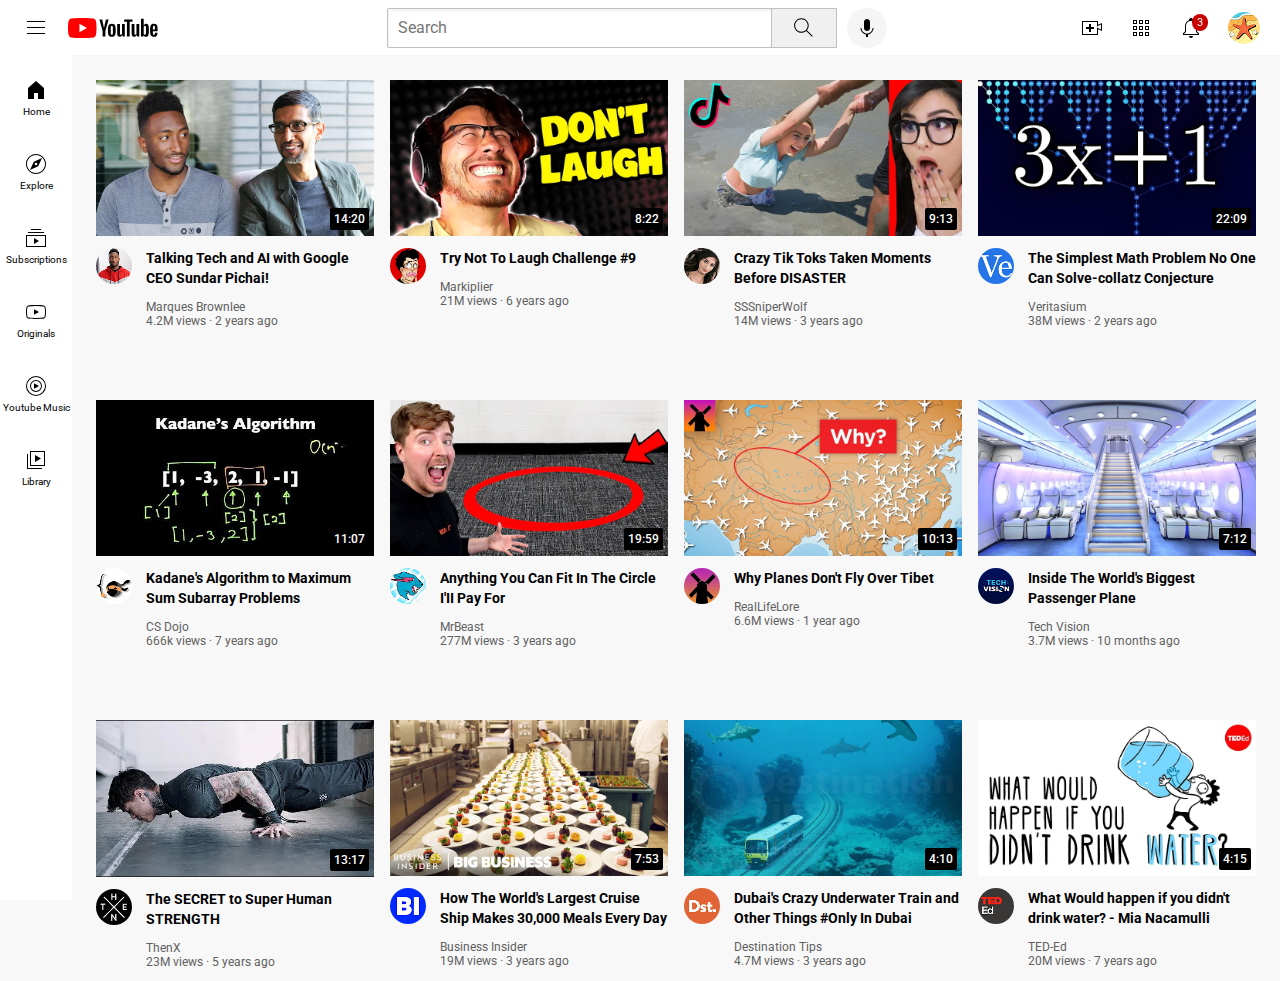
<file: index.html>
<!DOCTYPE html>
<html>
    <head>
        <title>
            Youtube.com Clone
        </title>
        <link rel="preconnect" href="https://fonts.googleapis.com">
        <link rel="stylesheet" href="yt-styles/general.css">
        <link rel="stylesheet" href="yt-styles/header.css">
        <link rel="stylesheet" href="yt-styles/vid.css">
        <link rel="stylesheet" href="yt-styles/sidebar.css">
        <link rel="preconnect" href="https://fonts.gstatic.com" crossorigin>
        <link href="https://fonts.googleapis.com/css2?family=Roboto:wght@400;500;700&display=swap" rel="stylesheet">

    </head>
    <body > <!--comments-->
        <header class="header">
            <div class="left-section">
                <img class="hamburger-menu" src="icons/hamburger-menu.svg">
                <img class="youtube-logo" src="icons/youtube-logo.svg">
            </div>
            <div class="middle-section">
                <input class= "search-bar" type="text" placeholder="Search">
                <button class="search">
                    <img class="search-icon" src="icons/search.svg">
                    <div class="tooltip">Search</div>
                </button>
                <button class="voice-search-icon">
                    <img class="voice-icon" src="icons/voice-search-icon.svg">
                    <div class="tooltip">Your Voice</div>
                </button>
            </div>
            <div class="right-section">
                <div class="upload-item-container">
                    <img class="upload-icon" src="icons/upload.svg">
                    <div class="tooltip">Create</div>
                </div>
                <div class="yt-icon-container">
                    <img class="yt-icon" src="icons/youtube-apps.svg">
                    <div class="tooltip">Youtube App</div>
                </div>
                <div class="notfi-icons-container">
                    <img class="notif-icon" src="icons/notifications.svg">
                    <div class="notif-count">3</div>
                    <div class="tooltip">Notification</div>
                </div>
                <img class="channel-icon" src="icons/my-channel.jpeg">
            </div>         
        </header>

        <nav class="sidebar">
            <div class="sidebar-link">
                <img src="sidebar-icons/home.svg">
                <div>Home</div>
            </div>
            <div class="sidebar-link">
                <img src="sidebar-icons/explore.svg">
                <div>Explore</div>
            </div>
            <div class="sidebar-link">
                <img src="sidebar-icons/subscriptions.svg">
                <div>Subscriptions</div>
            </div>
            <div class="sidebar-link">
                <img src="sidebar-icons/originals.svg">
                <div>Originals</div>
            </div>
            <div class="sidebar-link">
                <img src="sidebar-icons/youtube-music.svg">
                <div>Youtube Music</div>
            </div>
            <div class="sidebar-link">
                <img src="sidebar-icons/library.svg">
                <div>Library</div>
            </div>
        </nav>

        <main>
            <section class="vid-grid">
                <div class="vid-preview">
                    <div class="thumbnail-row">
                        <img class= "thumbnail" src="thumbnail/thumbnail-1.webp">
                        <div class="vid-time">14:20</div>
                    </div>
                    <div class="vid-info-grid">
                        <div class="channel-picks">
                            <img class ="profile-pick" src="channel-pick/channel-1.jpeg">
                        </div>
                        <div class="vid-info">
                            <p class = "vid-title">
                                Talking Tech and AI with Google CEO Sundar Pichai!
                            </p>
                            <p class="vid-maker">
                                Marques Brownlee 
                            </p>
                            <p class="vid-stats">
                                4.2M views · 2 years ago
                            </p>
                        </div>
                    </div>
                </div>
                <div class="vid-preview">
                    
                    <div class="thumbnail-row">
                        <img class= "thumbnail" src="thumbnail/thumbnail-2.webp">
                        <div class="vid-time">8:22</div>
                    </div>
                    <div class="vid-info-grid">
                        <div class="channel-picks">
                            <img class ="profile-pick" src="channel-pick/channel-2.jpeg">
                        </div>
                        <div class="vid-info">
                            <p class = "vid-title">
                                Try Not To Laugh Challenge #9
                            </p>
                            <p class="vid-maker">
                                Markiplier
                            </p>
                            <p class="vid-stats">
                                21M views · 6 years ago
                            </p>
                        </div>
                    </div>
                </div>
                <div class="vid-preview">
                    
                    <div class="thumbnail-row">
                        <img class= "thumbnail" src="thumbnail/thumbnail-3.webp">
                        <div class="vid-time">9:13</div>
                    </div>
                    <div class="vid-info-grid">
                        <div class="channel-picks">
                            <img class ="profile-pick" src="channel-pick/channel-3.jpeg">
                        </div>
                        <div class="vid-info">
                            <p class = "vid-title">
                                Crazy Tik Toks Taken Moments Before DISASTER
                            </p>
                            <p class="vid-maker">
                                SSSniperWolf 
                            </p>
                            <p class="vid-stats">
                                14M views · 3 years ago
                            </p>
                        </div>
                    </div>
                </div>
                <div class="vid-preview">
                    
                    <div class="thumbnail-row">
                        <img class= "thumbnail" src="thumbnail/thumbnail-4.webp">
                        <div class="vid-time">22:09</div>
                    </div>
                    <div class="vid-info-grid">
                        <div class="channel-picks">
                            <img class ="profile-pick" src="channel-pick/channel-4.jpeg">
                        </div>
                        <div class="vid-info">
                            <p class = "vid-title">
                                The Simplest Math Problem No One Can Solve-collatz Conjecture
                            </p>
                            <p class="vid-maker">
                                Veritasium
                            </p>
                            <p class="vid-stats">
                                38M views · 2 years ago
                            </p>
                        </div>
                    </div>
                </div>
                <div class="vid-preview">
                    
                    <div class="thumbnail-row">
                        <img class= "thumbnail" src="thumbnail/thumbnail-5.webp">
                        <div class="vid-time">11:07</div>
                    </div>
                    <div class="vid-info-grid">
                        <div class="channel-picks">
                            <img class ="profile-pick" src="channel-pick/channel-5.jpeg">
                        </div>
                        <div class="vid-info">
                            <p class = "vid-title">
                                Kadane's Algorithm to Maximum Sum Subarray Problems
                            </p>
                            <p class="vid-maker">
                                CS Dojo
                            </p>
                            <p class="vid-stats">
                                666k views · 7 years ago
                            </p>
                        </div>
                    </div>
                </div>
                <div class="vid-preview">
                    
                    <div class="thumbnail-row">
                        <img class= "thumbnail" src="thumbnail/thumbnail-6.webp">
                        <div class="vid-time">19:59</div>
                    </div>
                    <div class="vid-info-grid">
                        <div class="channel-picks">
                            <img class ="profile-pick" src="channel-pick/channel-6.jpeg">
                        </div>
                        <div class="vid-info">
                            <p class = "vid-title">
                                Anything You Can Fit In The Circle I'II Pay For
                            </p>
                            <p class="vid-maker">
                                MrBeast
                            </p>
                            <p class="vid-stats">
                                277M views · 3 years ago
                            </p>
                        </div>
                    </div>
                </div>
                <div class="vid-preview">
                    <div class="thumbnail-row">
                        <img class= "thumbnail" src="thumbnail/thumbnail-7.webp">
                        <div class="vid-time">10:13</div>
                    </div>
                    <div class="vid-info-grid">
                        <div class="channel-picks">
                            <img class ="profile-pick" src="channel-pick/channel-7.jpeg">
                        </div>
                        <div class="vid-info">
                            <p class = "vid-title">
                                Why Planes Don't Fly Over Tibet
                            </p>
                            <p class="vid-maker">
                                RealLifeLore
                            </p>
                            <p class="vid-stats">
                                6.6M views · 1 year ago
                            </p>
                        </div>
                    </div>
                </div>
                <div class="vid-preview">
                    <div class="thumbnail-row">
                        <img class= "thumbnail" src="thumbnail/thumbnail-8.webp">
                        <div class="vid-time">7:12</div>
                    </div>
                    <div class="vid-info-grid">
                        <div class="channel-picks">
                            <img class ="profile-pick" src="channel-pick/channel-8.jpeg">
                        </div>
                        <div class="vid-info">
                            <p class = "vid-title">
                                Inside The World's Biggest Passenger Plane
                            </p>
                            <p class="vid-maker">
                                Tech Vision 
                            </p>
                            <p class="vid-stats">
                                3.7M views · 10 months ago
                            </p>
                        </div>
                    </div>
                </div>
                <div class="vid-preview">
                    <div class="thumbnail-row">
                        <img class= "thumbnail" src="thumbnail/thumbnail-9.webp">
                        <div class="vid-time">13:17</div>
                    </div>
                    <div class="vid-info-grid">
                        <div class="channel-picks">
                            <img class ="profile-pick" src="channel-pick/channel-9.jpeg">
                        </div>
                        <div class="vid-info">
                            <p class = "vid-title">
                                The SECRET to Super Human STRENGTH
                            </p>
                            <p class="vid-maker">
                                ThenX
                            </p>
                            <p class="vid-stats">
                                23M views · 5 years ago
                            </p>
                        </div>
                    </div>
                </div>
                <div class="vid-preview">
                    <div class="thumbnail-row">
                        <img class= "thumbnail" src="thumbnail/thumbnail-10.webp">
                        <div class="vid-time">7:53</div>
                    </div>
                    <div class="vid-info-grid">
                        <div class="channel-picks">
                            <img class ="profile-pick" src="channel-pick/channel-10.jpeg">
                        </div>
                        <div class="vid-info">
                            <p class = "vid-title">
                                How The World's Largest Cruise Ship Makes 30,000 Meals Every Day
                            </p>
                            <p class="vid-maker">
                                Business Insider
                            </p>
                            <p class="vid-stats">
                                19M views · 3 years ago
                            </p>
                        </div>
                    </div>
                </div>
                <div class="vid-preview">
                    <div class="thumbnail-row">
                        <img class= "thumbnail" src="thumbnail/thumbnail-11.webp">
                        <div class="vid-time">4:10</div>
                    </div>
                    <div class="vid-info-grid">
                        <div class="channel-picks">
                            <img class ="profile-pick" src="channel-pick/channel-11.jpeg">
                        </div>
                        <div class="vid-info">
                            <p class = "vid-title">
                                Dubai's Crazy Underwater Train and Other Things #Only In Dubai
                            </p>
                            <p class="vid-maker">
                                Destination Tips
                            </p>
                            <p class="vid-stats">
                                4.7M views · 3 years ago
                            </p>
                        </div>
                    </div>
                </div>
                <div class="vid-preview">
                    <div class="thumbnail-row">
                        <img class= "thumbnail" src="thumbnail/thumbnail-12.webp">
                        <div class="vid-time">4:15</div>
                    </div>
                    <div class="vid-info-grid">
                        <div class="channel-picks">
                            <img class ="profile-pick" src="channel-pick/channel-12.jpeg">
                        </div>
                        <div class="vid-info">
                            <p class = "vid-title">
                                What Would happen if you didn't drink water? - Mia Nacamulli
                            </p>
                            <p class="vid-maker">
                                TED-Ed
                            </p>
                            <p class="vid-stats">
                                20M views · 7 years ago
                            </p>
                        </div>
                    </div>
                </div>
            </section> 
        </main>
        
    </body>
</html>
</file>
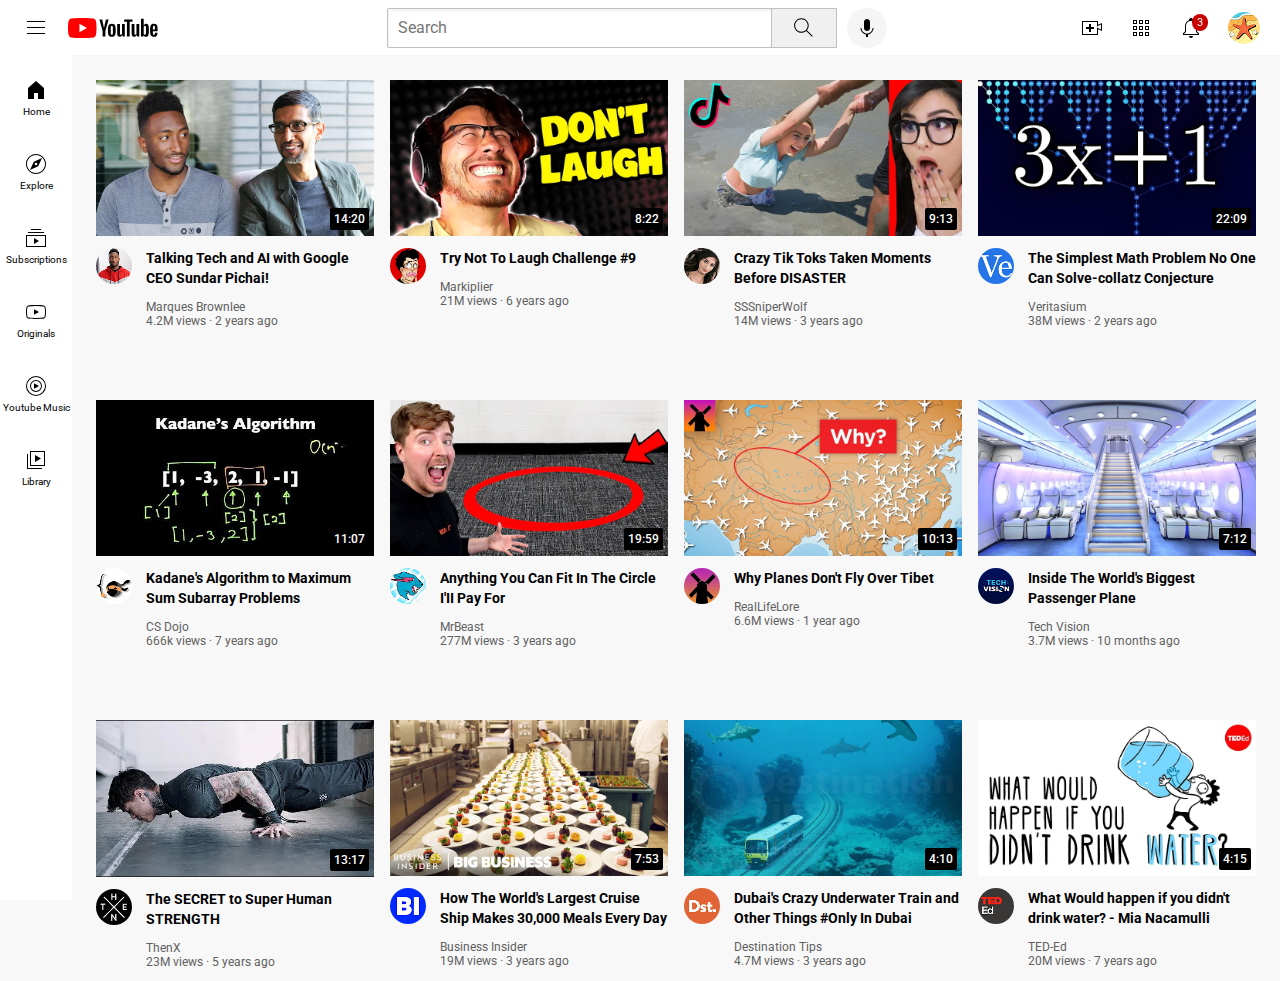
<file: youtube.html>
<!DOCTYPE html>
<html>
    <head>
        <title>
            Youtube.com Clone
        </title>
        <link rel="preconnect" href="https://fonts.googleapis.com">
        <link rel="stylesheet" href="yt-styles/general.css">
        <link rel="stylesheet" href="yt-styles/header.css">
        <link rel="stylesheet" href="yt-styles/vid.css">
        <link rel="stylesheet" href="yt-styles/sidebar.css">
        <link rel="preconnect" href="https://fonts.gstatic.com" crossorigin>
        <link href="https://fonts.googleapis.com/css2?family=Roboto:wght@400;500;700&display=swap" rel="stylesheet">

    </head>
    <body > <!--comments-->
        <header class="header">
            <div class="left-section">
                <img class="hamburger-menu" src="icons/hamburger-menu.svg">
                <img class="youtube-logo" src="icons/youtube-logo.svg">
            </div>
            <div class="middle-section">
                <input class= "search-bar" type="text" placeholder="Search">
                <button class="search">
                    <img class="search-icon" src="icons/search.svg">
                    <div class="tooltip">Search</div>
                </button>
                <button class="voice-search-icon">
                    <img class="voice-icon" src="icons/voice-search-icon.svg">
                    <div class="tooltip">Your Voice</div>
                </button>
            </div>
            <div class="right-section">
                <div class="upload-item-container">
                    <img class="upload-icon" src="icons/upload.svg">
                    <div class="tooltip">Create</div>
                </div>
                <div class="yt-icon-container">
                    <img class="yt-icon" src="icons/youtube-apps.svg">
                    <div class="tooltip">Youtube App</div>
                </div>
                <div class="notfi-icons-container">
                    <img class="notif-icon" src="icons/notifications.svg">
                    <div class="notif-count">3</div>
                    <div class="tooltip">Notification</div>
                </div>
                <img class="channel-icon" src="icons/my-channel.jpeg">
            </div>         
        </header>

        <nav class="sidebar">
            <div class="sidebar-link">
                <img src="sidebar-icons/home.svg">
                <div>Home</div>
            </div>
            <div class="sidebar-link">
                <img src="sidebar-icons/explore.svg">
                <div>Explore</div>
            </div>
            <div class="sidebar-link">
                <img src="sidebar-icons/subscriptions.svg">
                <div>Subscriptions</div>
            </div>
            <div class="sidebar-link">
                <img src="sidebar-icons/originals.svg">
                <div>Originals</div>
            </div>
            <div class="sidebar-link">
                <img src="sidebar-icons/youtube-music.svg">
                <div>Youtube Music</div>
            </div>
            <div class="sidebar-link">
                <img src="sidebar-icons/library.svg">
                <div>Library</div>
            </div>
        </nav>

        <main>
            <section class="vid-grid">
                <div class="vid-preview">
                    <div class="thumbnail-row">
                        <img class= "thumbnail" src="thumbnail/thumbnail-1.webp">
                        <div class="vid-time">14:20</div>
                    </div>
                    <div class="vid-info-grid">
                        <div class="channel-picks">
                            <img class ="profile-pick" src="channel-pick/channel-1.jpeg">
                        </div>
                        <div class="vid-info">
                            <p class = "vid-title">
                                Talking Tech and AI with Google CEO Sundar Pichai!
                            </p>
                            <p class="vid-maker">
                                Marques Brownlee 
                            </p>
                            <p class="vid-stats">
                                4.2M views · 2 years ago
                            </p>
                        </div>
                    </div>
                </div>
                <div class="vid-preview">
                    
                    <div class="thumbnail-row">
                        <img class= "thumbnail" src="thumbnail/thumbnail-2.webp">
                        <div class="vid-time">8:22</div>
                    </div>
                    <div class="vid-info-grid">
                        <div class="channel-picks">
                            <img class ="profile-pick" src="channel-pick/channel-2.jpeg">
                        </div>
                        <div class="vid-info">
                            <p class = "vid-title">
                                Try Not To Laugh Challenge #9
                            </p>
                            <p class="vid-maker">
                                Markiplier
                            </p>
                            <p class="vid-stats">
                                21M views · 6 years ago
                            </p>
                        </div>
                    </div>
                </div>
                <div class="vid-preview">
                    
                    <div class="thumbnail-row">
                        <img class= "thumbnail" src="thumbnail/thumbnail-3.webp">
                        <div class="vid-time">9:13</div>
                    </div>
                    <div class="vid-info-grid">
                        <div class="channel-picks">
                            <img class ="profile-pick" src="channel-pick/channel-3.jpeg">
                        </div>
                        <div class="vid-info">
                            <p class = "vid-title">
                                Crazy Tik Toks Taken Moments Before DISASTER
                            </p>
                            <p class="vid-maker">
                                SSSniperWolf 
                            </p>
                            <p class="vid-stats">
                                14M views · 3 years ago
                            </p>
                        </div>
                    </div>
                </div>
                <div class="vid-preview">
                    
                    <div class="thumbnail-row">
                        <img class= "thumbnail" src="thumbnail/thumbnail-4.webp">
                        <div class="vid-time">22:09</div>
                    </div>
                    <div class="vid-info-grid">
                        <div class="channel-picks">
                            <img class ="profile-pick" src="channel-pick/channel-4.jpeg">
                        </div>
                        <div class="vid-info">
                            <p class = "vid-title">
                                The Simplest Math Problem No One Can Solve-collatz Conjecture
                            </p>
                            <p class="vid-maker">
                                Veritasium
                            </p>
                            <p class="vid-stats">
                                38M views · 2 years ago
                            </p>
                        </div>
                    </div>
                </div>
                <div class="vid-preview">
                    
                    <div class="thumbnail-row">
                        <img class= "thumbnail" src="thumbnail/thumbnail-5.webp">
                        <div class="vid-time">11:07</div>
                    </div>
                    <div class="vid-info-grid">
                        <div class="channel-picks">
                            <img class ="profile-pick" src="channel-pick/channel-5.jpeg">
                        </div>
                        <div class="vid-info">
                            <p class = "vid-title">
                                Kadane's Algorithm to Maximum Sum Subarray Problems
                            </p>
                            <p class="vid-maker">
                                CS Dojo
                            </p>
                            <p class="vid-stats">
                                666k views · 7 years ago
                            </p>
                        </div>
                    </div>
                </div>
                <div class="vid-preview">
                    
                    <div class="thumbnail-row">
                        <img class= "thumbnail" src="thumbnail/thumbnail-6.webp">
                        <div class="vid-time">19:59</div>
                    </div>
                    <div class="vid-info-grid">
                        <div class="channel-picks">
                            <img class ="profile-pick" src="channel-pick/channel-6.jpeg">
                        </div>
                        <div class="vid-info">
                            <p class = "vid-title">
                                Anything You Can Fit In The Circle I'II Pay For
                            </p>
                            <p class="vid-maker">
                                MrBeast
                            </p>
                            <p class="vid-stats">
                                277M views · 3 years ago
                            </p>
                        </div>
                    </div>
                </div>
                <div class="vid-preview">
                    <div class="thumbnail-row">
                        <img class= "thumbnail" src="thumbnail/thumbnail-7.webp">
                        <div class="vid-time">10:13</div>
                    </div>
                    <div class="vid-info-grid">
                        <div class="channel-picks">
                            <img class ="profile-pick" src="channel-pick/channel-7.jpeg">
                        </div>
                        <div class="vid-info">
                            <p class = "vid-title">
                                Why Planes Don't Fly Over Tibet
                            </p>
                            <p class="vid-maker">
                                RealLifeLore
                            </p>
                            <p class="vid-stats">
                                6.6M views · 1 year ago
                            </p>
                        </div>
                    </div>
                </div>
                <div class="vid-preview">
                    <div class="thumbnail-row">
                        <img class= "thumbnail" src="thumbnail/thumbnail-8.webp">
                        <div class="vid-time">7:12</div>
                    </div>
                    <div class="vid-info-grid">
                        <div class="channel-picks">
                            <img class ="profile-pick" src="channel-pick/channel-8.jpeg">
                        </div>
                        <div class="vid-info">
                            <p class = "vid-title">
                                Inside The World's Biggest Passenger Plane
                            </p>
                            <p class="vid-maker">
                                Tech Vision 
                            </p>
                            <p class="vid-stats">
                                3.7M views · 10 months ago
                            </p>
                        </div>
                    </div>
                </div>
                <div class="vid-preview">
                    <div class="thumbnail-row">
                        <img class= "thumbnail" src="thumbnail/thumbnail-9.webp">
                        <div class="vid-time">13:17</div>
                    </div>
                    <div class="vid-info-grid">
                        <div class="channel-picks">
                            <img class ="profile-pick" src="channel-pick/channel-9.jpeg">
                        </div>
                        <div class="vid-info">
                            <p class = "vid-title">
                                The SECRET to Super Human STRENGTH
                            </p>
                            <p class="vid-maker">
                                ThenX
                            </p>
                            <p class="vid-stats">
                                23M views · 5 years ago
                            </p>
                        </div>
                    </div>
                </div>
                <div class="vid-preview">
                    <div class="thumbnail-row">
                        <img class= "thumbnail" src="thumbnail/thumbnail-10.webp">
                        <div class="vid-time">7:53</div>
                    </div>
                    <div class="vid-info-grid">
                        <div class="channel-picks">
                            <img class ="profile-pick" src="channel-pick/channel-10.jpeg">
                        </div>
                        <div class="vid-info">
                            <p class = "vid-title">
                                How The World's Largest Cruise Ship Makes 30,000 Meals Every Day
                            </p>
                            <p class="vid-maker">
                                Business Insider
                            </p>
                            <p class="vid-stats">
                                19M views · 3 years ago
                            </p>
                        </div>
                    </div>
                </div>
                <div class="vid-preview">
                    <div class="thumbnail-row">
                        <img class= "thumbnail" src="thumbnail/thumbnail-11.webp">
                        <div class="vid-time">4:10</div>
                    </div>
                    <div class="vid-info-grid">
                        <div class="channel-picks">
                            <img class ="profile-pick" src="channel-pick/channel-11.jpeg">
                        </div>
                        <div class="vid-info">
                            <p class = "vid-title">
                                Dubai's Crazy Underwater Train and Other Things #Only In Dubai
                            </p>
                            <p class="vid-maker">
                                Destination Tips
                            </p>
                            <p class="vid-stats">
                                4.7M views · 3 years ago
                            </p>
                        </div>
                    </div>
                </div>
                <div class="vid-preview">
                    <div class="thumbnail-row">
                        <img class= "thumbnail" src="thumbnail/thumbnail-12.webp">
                        <div class="vid-time">4:15</div>
                    </div>
                    <div class="vid-info-grid">
                        <div class="channel-picks">
                            <img class ="profile-pick" src="channel-pick/channel-12.jpeg">
                        </div>
                        <div class="vid-info">
                            <p class = "vid-title">
                                What Would happen if you didn't drink water? - Mia Nacamulli
                            </p>
                            <p class="vid-maker">
                                TED-Ed
                            </p>
                            <p class="vid-stats">
                                20M views · 7 years ago
                            </p>
                        </div>
                    </div>
                </div>
            </section> 
        </main>
        
    </body>
</html>
</file>
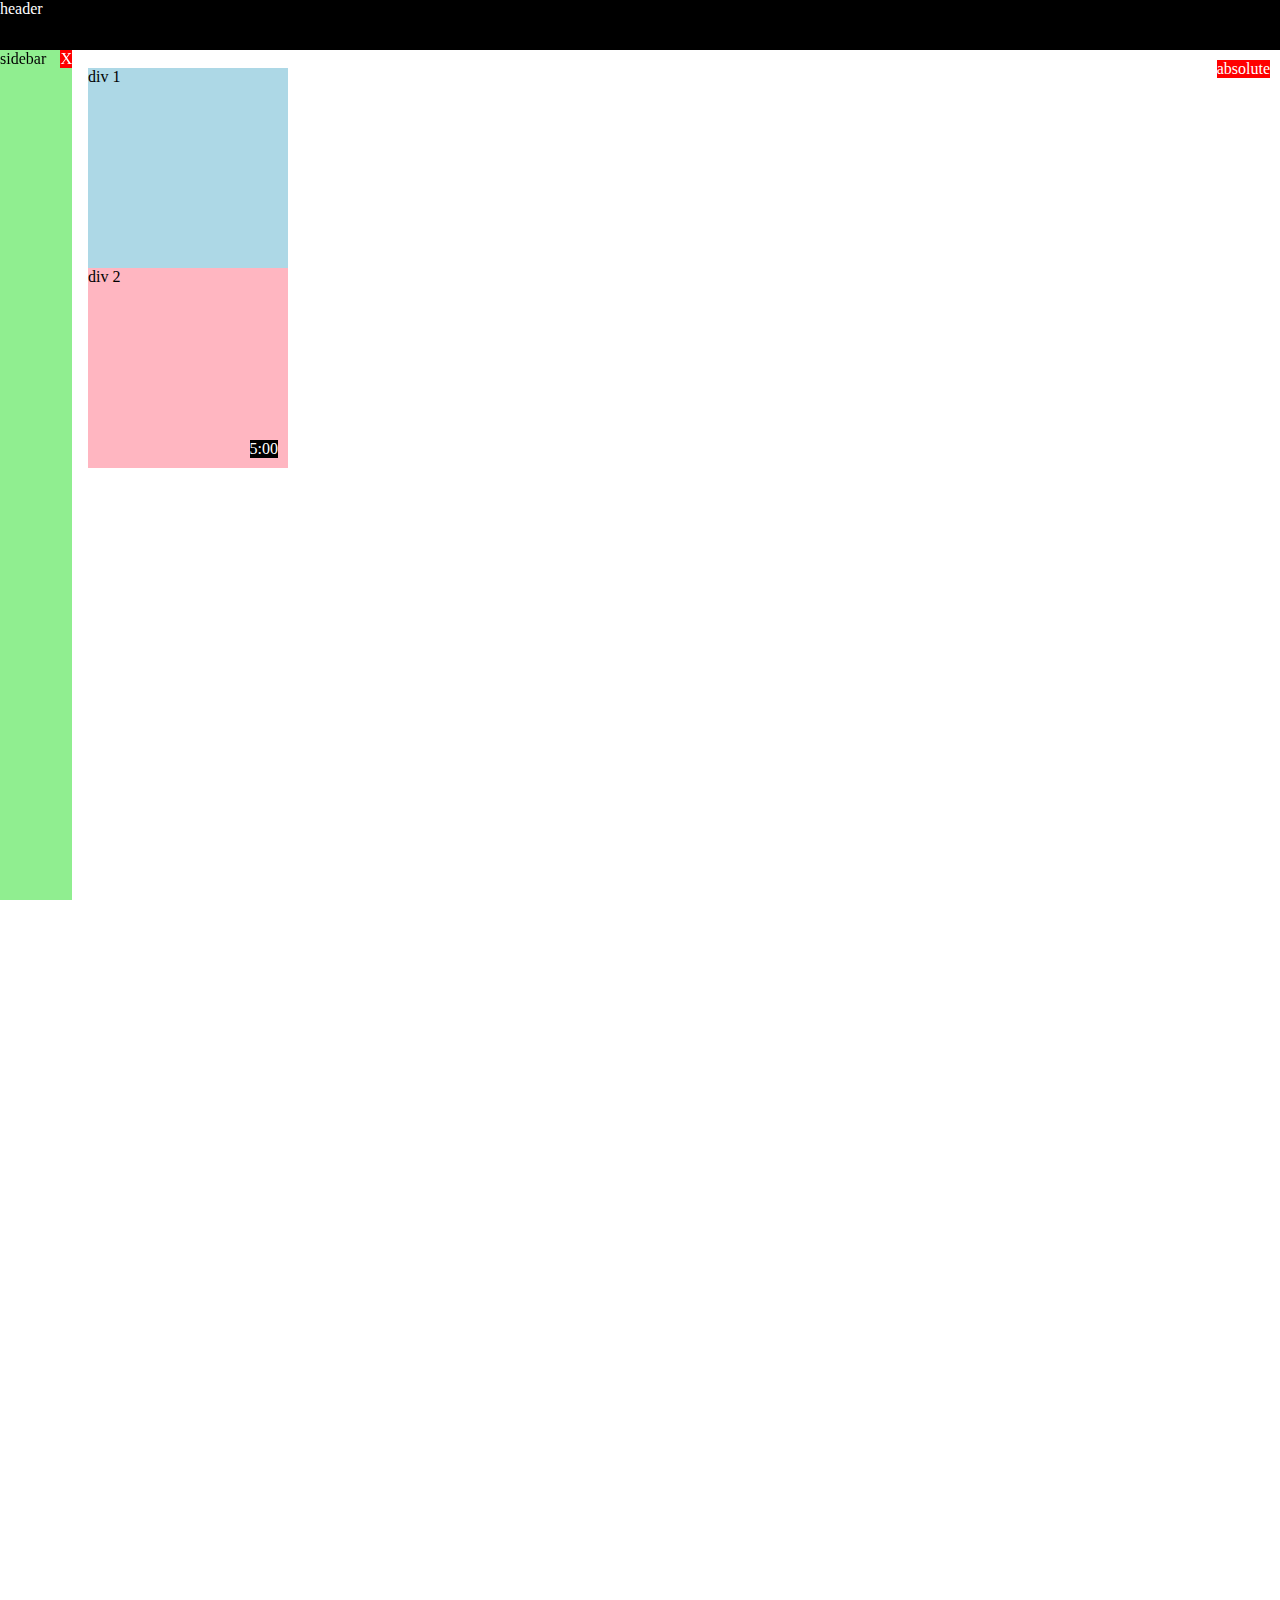
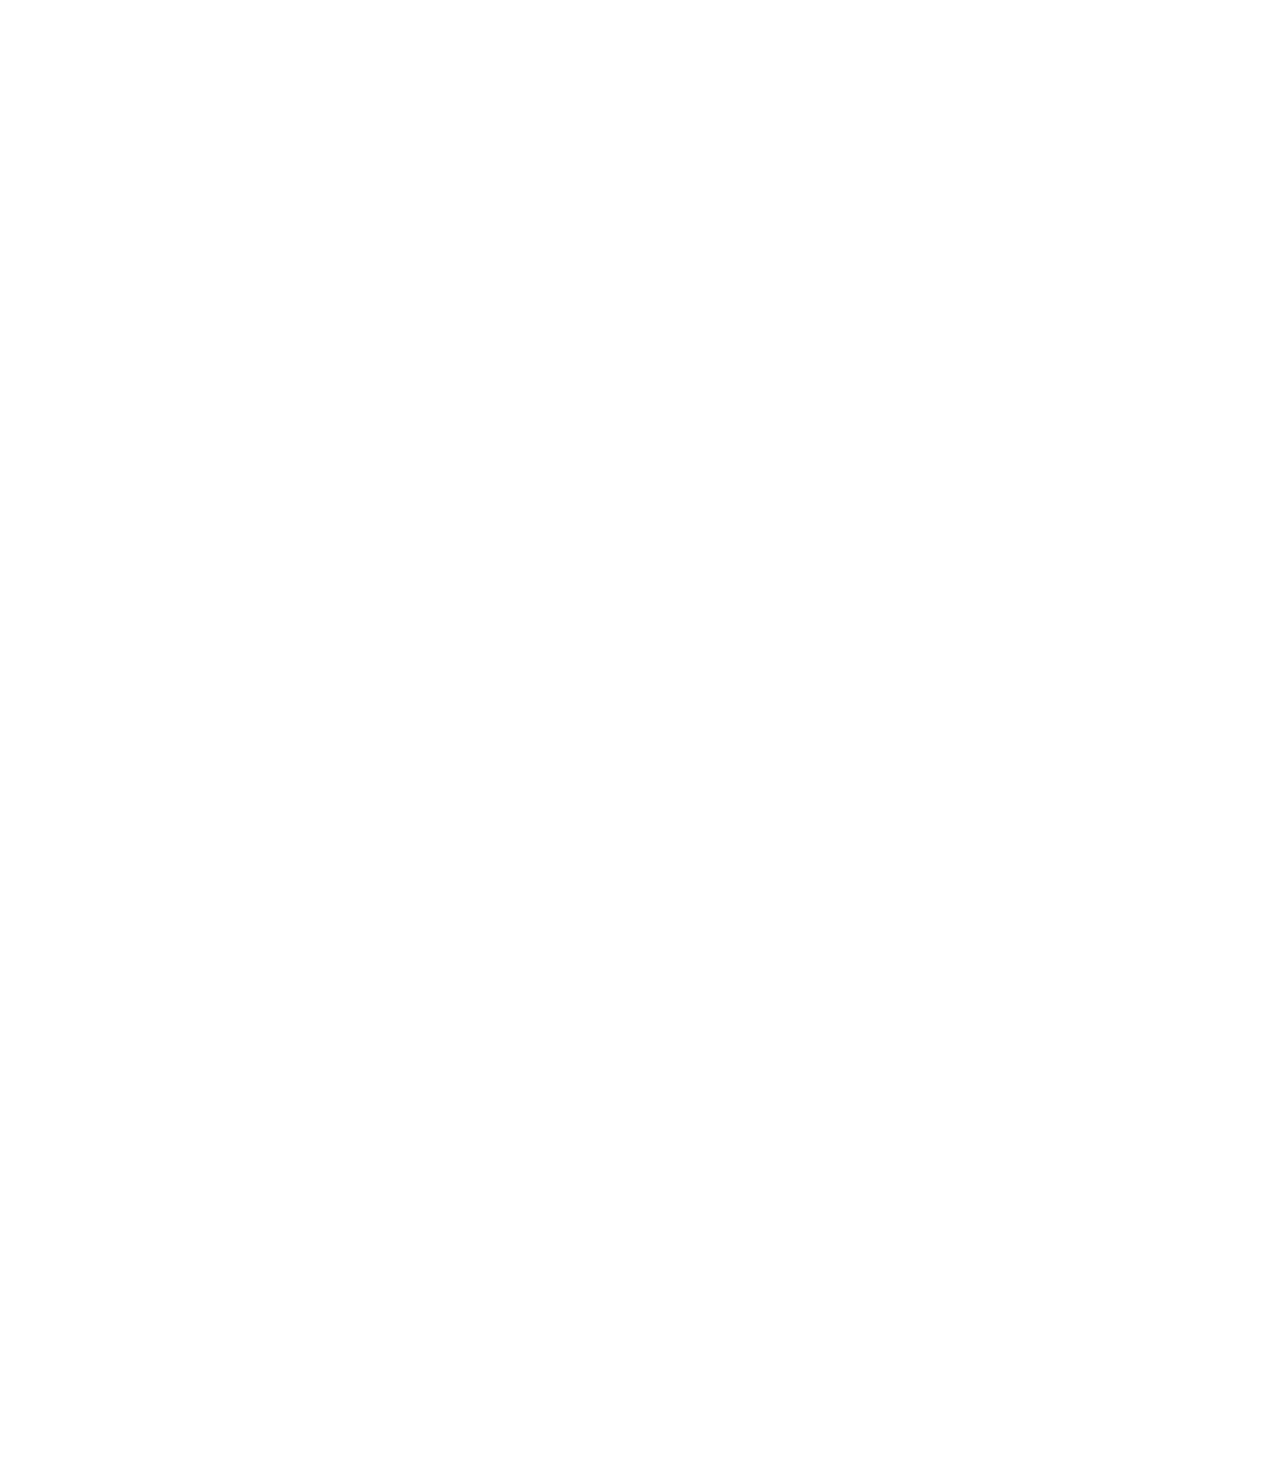
<file: intro-to-html/css_position.html>
<!DOCTYPE html>
<html>
    <head>
        <title>CSS Position practice</title>
    </head>
    <body style="height: 3000px;
    padding-top: 60px;
    padding-left: 80px;">
        <div style="background-color: black;
        color: white;
        position: fixed;
        top: 0px;
        height: 50px;      
        left: 0px;
        right: 0px;
        z-index: 100;">
            header
        </div>

        <div style="background-color: lightgreen;
        color: black;
        position: fixed;
        bottom: 0;
        left: 0;
        top: 50px;
        width: 72px;">
            sidebar
            <div style="position: absolute;
                background-color: red;
                color: white;
                top: 0px;
                right: 0px;">
               X
            </div>
        </div>

        <div style="position: absolute;
        background-color: red;
        color: white;
        top: 60px;
        right: 10px;">
            absolute
        </div>


        <div style="background-color: lightblue; 
        height: 200px; 
        width: 200px;
        position: relative;">
            div 1
        </div>


        <div style="background-color: lightpink;
         height: 200px; 
         width: 200px;
         position: relative;">
            div 2
            <div style="position: absolute;
                background-color: black;
                color: white;
                bottom: 10px;
                right: 10px;">
                    5:00
            </div>
        </div>

    </body>
</html>
</file>
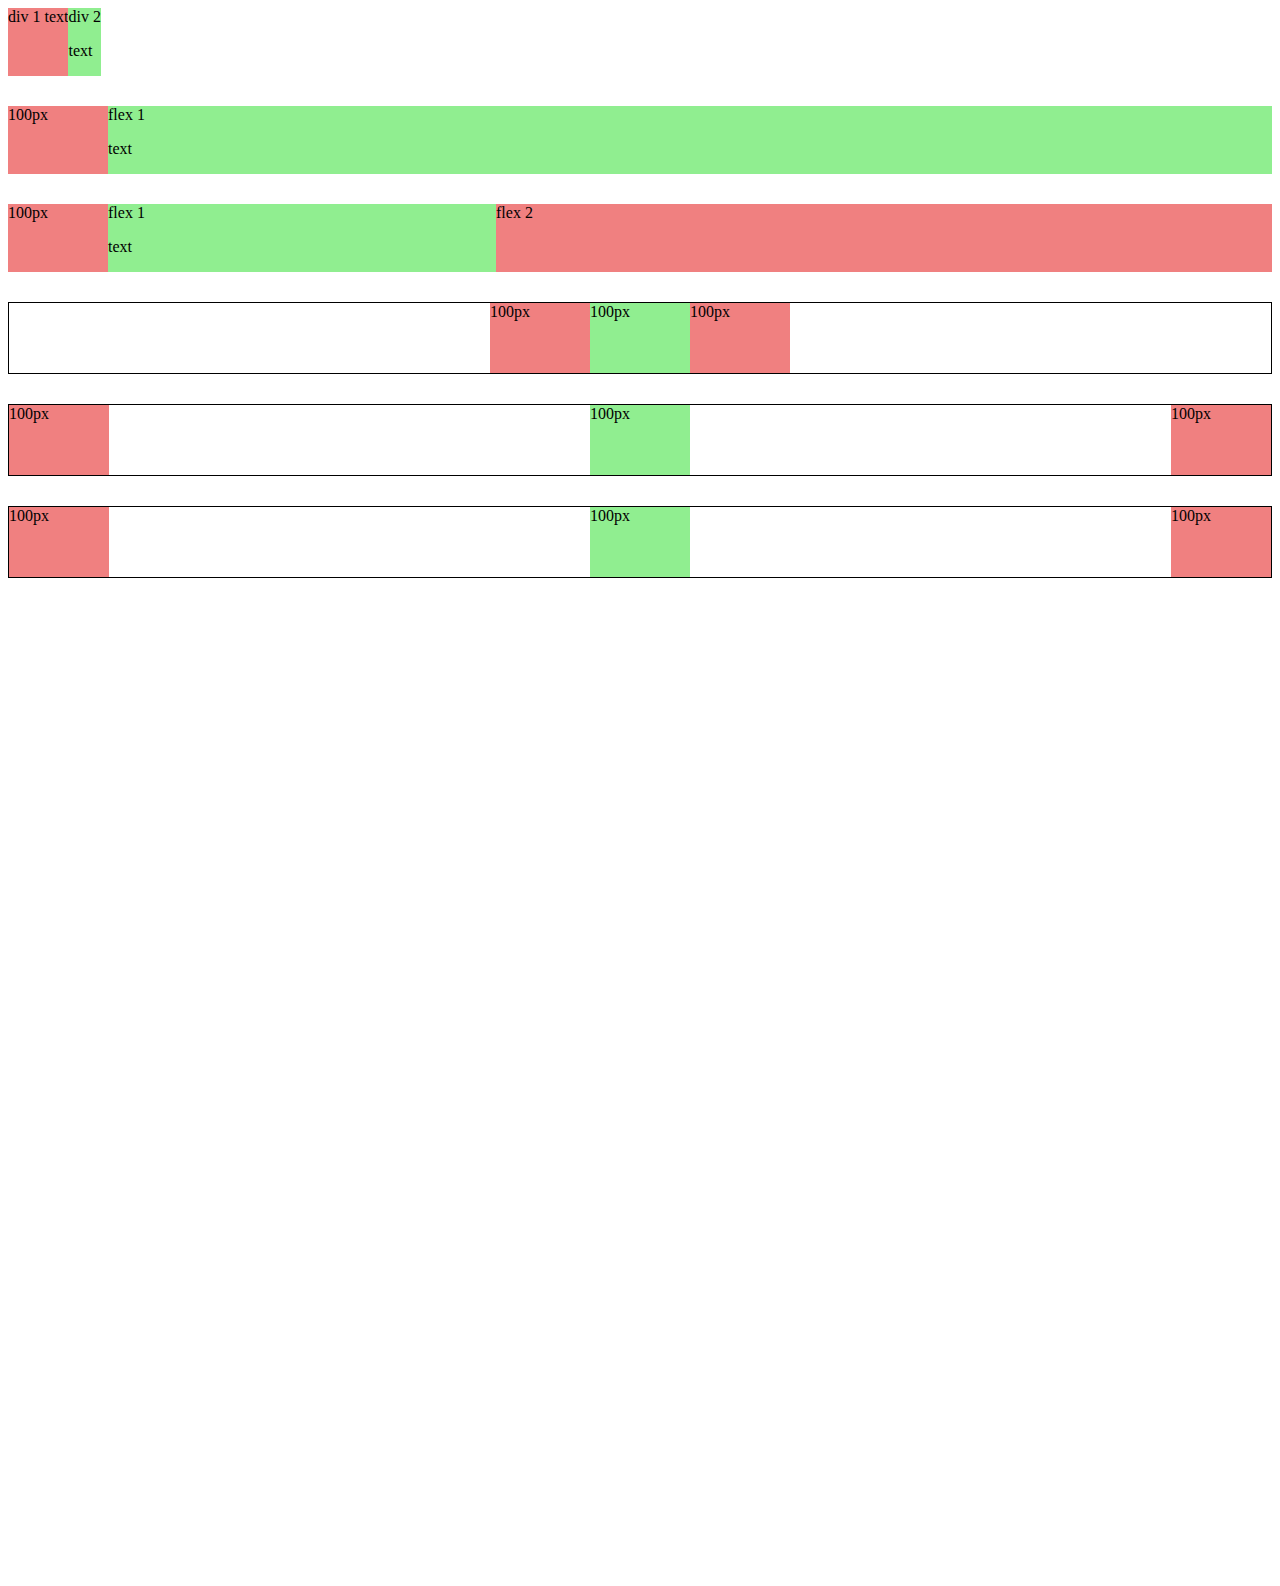
<file: intro-to-html/flexbox.html>
<!DOCTYPE html>
<html>
    <head>
        <title>Flexbox pract</title>
    </head>
    <body style="padding-bottom: 1000px;">
        <div style="
            display: flex;
            flex-direction: row;">
            <div style="background-color: lightcoral;"> div 1 text</div>
            <div style="background-color: lightgreen;"> div 2 <p>text</p> </div>
        </div>

        <div style="
            margin-top: 30px;
            display: flex;
            flex-direction: row;">
            <div style="background-color: lightcoral; width: 100px;"> 100px</div>
            <div style="background-color: lightgreen; flex: 1;"> flex 1 <p>text</p> </div>
        </div>

        <div style="
            margin-top: 30px;
            display: flex;
            flex-direction: row;">
            <div style="background-color: lightcoral; width: 100px;"> 100px</div>
            <div style="background-color: lightgreen; flex: 1;"> flex 1 <p>text</p> </div>
            <div style="background-color: lightcoral; flex: 2;"> flex 2 </div>
        </div>

        <div style="
            margin-top: 30px;
            height: 70px;
            border-width: 1px;
            border-style: solid;
            border-color: black;
            display: flex;
            flex-direction: row;
            justify-content: center;">
            <div style="background-color: lightcoral; width: 100px;"> 100px</div>
            <div style="background-color: lightgreen; width: 100px;"> 100px</div>
            <div style="background-color: lightcoral; width: 100px;"> 100px</div>
        </div>

        <div style="
            margin-top: 30px;
            height: 70px;
            border-width: 1px;
            border-style: solid;
            border-color: black;
            display: flex;
            flex-direction: row;
            justify-content: space-between;">
            <div style="background-color: lightcoral; width: 100px;"> 100px</div>
            <div style="background-color: lightgreen; width: 100px;"> 100px</div>
            <div style="background-color: lightcoral; width: 100px;"> 100px</div>
        </div>

        <div style="
            margin-top: 30px;
            height: 70px;
            border-width: 1px;
            border-style: solid;
            border-color: black;
            display: flex;
            flex-direction: row;
            justify-content: space-between;
            align-items: stretch;">
            <div style="background-color: lightcoral; width: 100px;"> 100px</div>
            <div style="background-color: lightgreen; width: 100px;"> 100px</div>
            <div style="background-color: lightcoral; width: 100px;"> 100px</div>
        </div>

    </body>
</html>
</file>
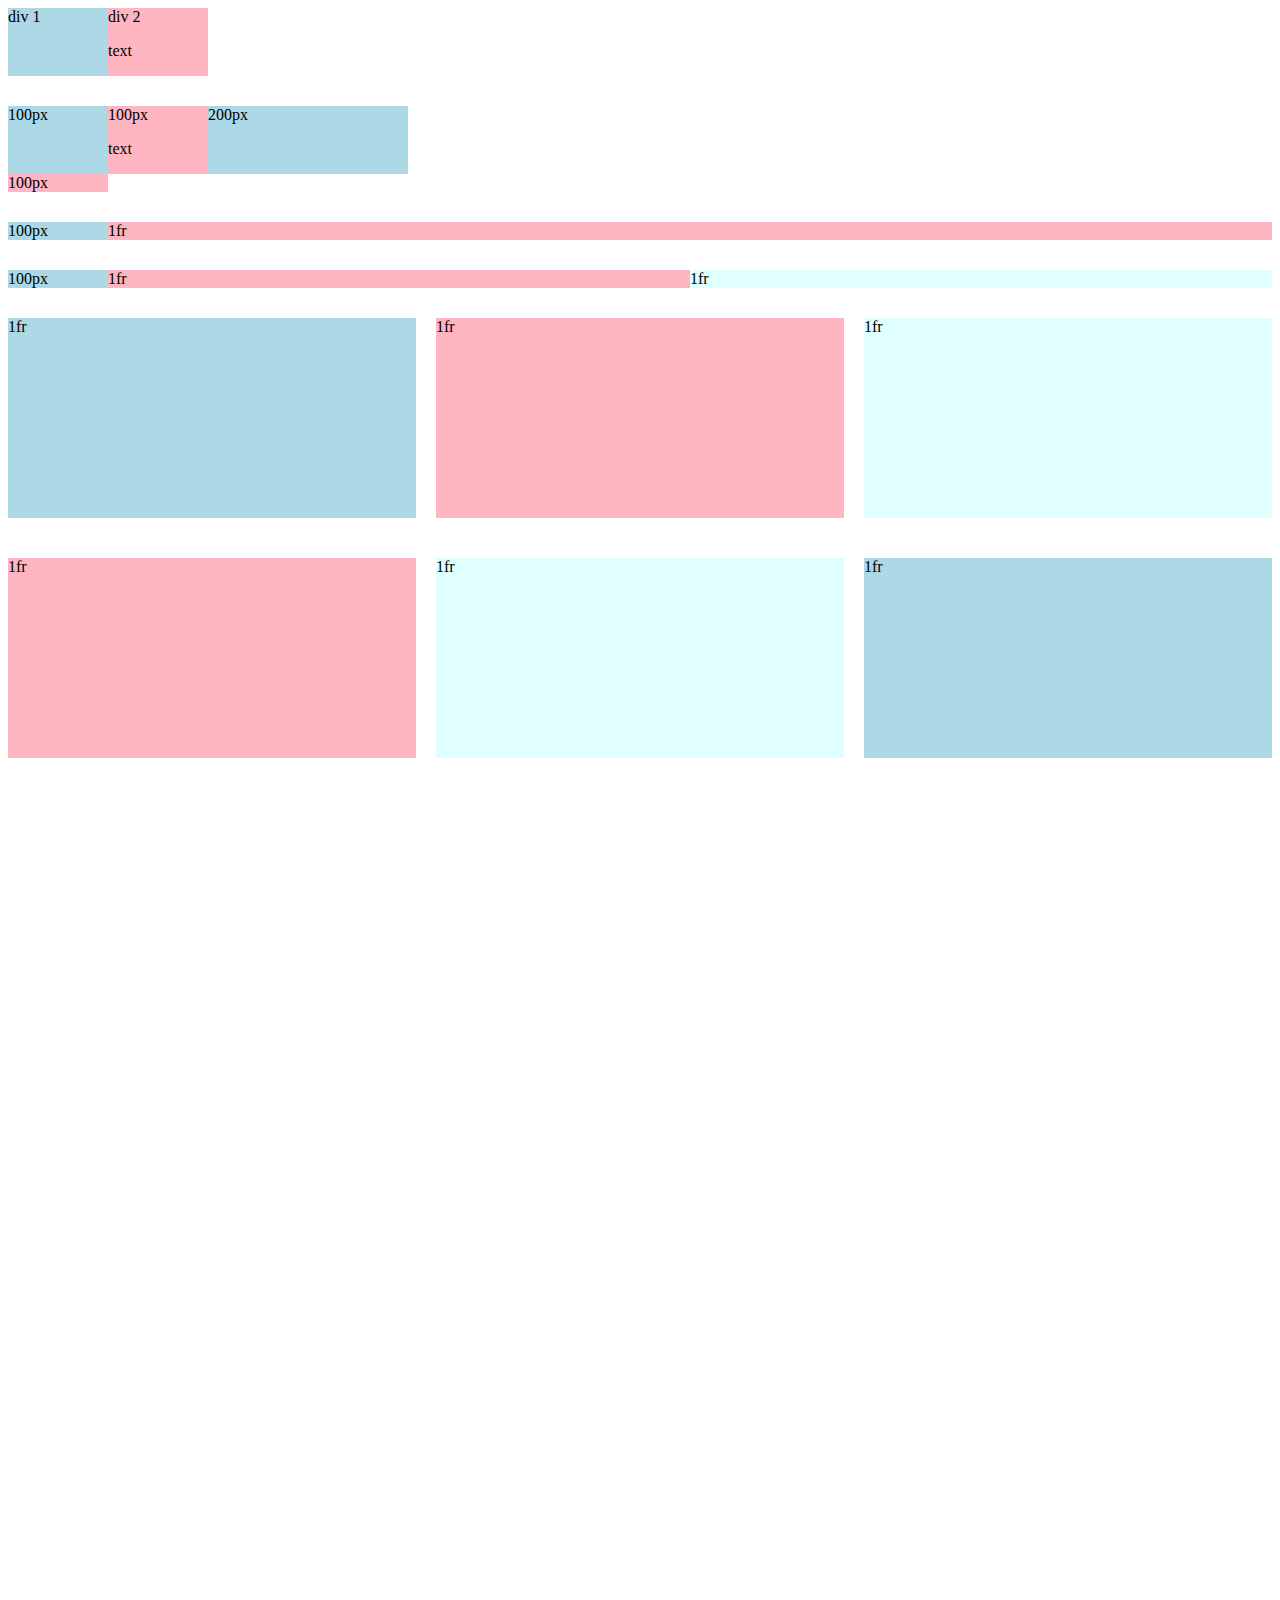
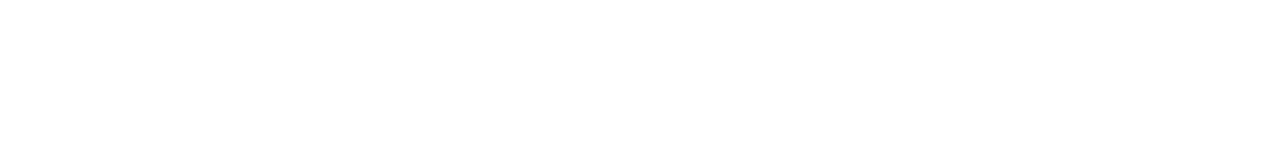
<file: intro-to-html/grid.html>
<!DOCTYPE html>
<html>
    <head>
        <title>
            grid-pract
        </title>
    </head>
    <body style="padding-bottom: 1000px;">
        <div style="
            display: grid;
            grid-template-columns: 100px 100px;
            ">
            <div style="background-color: lightblue;">div 1</div>
            <div style="background-color: lightpink;">div 2<p>text</p></div>
        </div>


        <div style="
            margin-top: 30px;
            display: grid;
            grid-template-columns: 100px 100px 200px;
            ">
            <div style="background-color: lightblue;">100px</div>
            <div style="background-color: lightpink;">100px<p>text</p></div>
            <div style="background-color: lightblue;">200px</div>
            <div style="background-color: lightpink;">100px</div>
        </div>


        <div style="
            margin-top: 30px;
            display: grid;
            grid-template-columns: 100px 1fr;
            ">
            <div style="background-color: lightblue;">100px</div>
            <div style="background-color: lightpink;">1fr</div>
        </div>

        <div style="
            margin-top: 30px;
            display: grid;
            grid-template-columns: 100px 1fr 1fr;
            ">
            <div style="background-color: lightblue;">100px</div>
            <div style="background-color: lightpink;">1fr</div>
            <div style="background-color: lightcyan;">1fr</div>
        </div>

        <div style="
            margin-top: 30px;
            display: grid;
            grid-template-columns: 1fr 1fr 1fr;
            column-gap: 20px;
            row-gap: 40px;
            ">
            <div style="background-color: lightblue; height: 200px;">1fr</div>
            <div style="background-color: lightpink; height: 200px;">1fr</div>
            <div style="background-color: lightcyan; height: 200px;">1fr</div>
            <div style="background-color: lightpink; height: 200px;">1fr</div>
            <div style="background-color: lightcyan; height: 200px;">1fr</div>
            <div style="background-color: lightblue; height: 200px;">1fr</div>
        </div>
        
    </body>
</html>
</file>
<file: yt-styles/general.css>
body{
    /*comments 1n css*/
    font-family: Roboto,arial;
    background-color: rgb(248,248,248);
    margin: 0;
    padding-top: 80px;
    padding-left: 96px;
    padding-right: 24px;
}
</file>
<file: yt-styles/header.css>
.header{
    height: 55px;
    display: flex;
    flex-direction: row;
    justify-content: space-between;
    position: fixed;
    top: 0;
    left: 0;
    right: 0;
    background-color: white;
    border-bottom-width: 1px;
    border-style: solid;
    border-bottom-color: rgb(228,228,228);
    border: none;
    z-index: 100;
}
.left-section{
    display: flex;
    align-items: center;
}

.hamburger-menu{
    height: 24px;
    margin-left: 24px;
    margin-right: 20px;
}

.youtube-logo{
    height: 20px;
}
.middle-section{
    display: flex;
    align-items: center;
    flex: 1;
    margin-left: 70px;
    margin-right: 35px;
    max-width: 500px;
}
.search-bar{
    flex: 1;
    height: 36px;
    padding-left: 10px;
    font-size: 16px;
    border-width: 1px;
    border-style: solid;
    border-color: rgb(192,192,192);
    border-radius: 2px;
    box-shadow: inset 1px 2px 3px rgba(0,0,0,0.05);
    width: 0;
}


.search-bar::placeholder{
    font-family: Roboto, arial;
    font-size: 16px;
}
.search{
    height: 40px;
    width: 66px;
    background-color: rgb(240, 240, 240);
    border: 1px solid rgb(192,192,192);
    margin-left: -1px;
    margin-right: 10px;
    position:relative;
    display: flex;
    justify-content: center;
    align-items: center;
}
.search-icon{
    height: 25px;
}

.search .tooltip{
    position: absolute;
    background-color: gray;
    color: white;
    padding: 4px 8px 4px 8px;
    font-size: 12px;
    bottom: -30px;
    opacity: 0;
    transition: opacity 0.15s;
    pointer-events: none;
    white-space: nowrap;
}

.search:hover .tooltip{
    opacity: 1;
}


.voice-search-icon{
    height: 40px;
    width: 40px;
    border-radius: 20px;
    border: none;
    background-color: rgb(245,245,245);
    position: relative;
    display: flex;
    justify-content: center;
    align-items: center;
}


.voice-search-icon .tooltip{
    position: absolute;
    background-color: gray;
    color: white;
    padding: 4px 8px 4px 8px;
    border-radius: 2px;
    font-size: 12px;
    bottom: -30px;
    opacity: 0;
    transition: opacity 0.15s;
    pointer-events: none;
    white-space: nowrap;
}

.voice-search-icon:hover .tooltip{
    opacity: 1;
}

.upload-item-container{
    display: flex;
    justify-content: center;
    align-items: center;
    position: relative;
}

.upload-item-container .tooltip{
    position: absolute;
    background-color: gray;
    color: white;
    padding: 4px 8px 4px 8px;
    border-radius: 2px;
    font-size: 12px;
    bottom: -30px;
    opacity: 0;
    transition: opacity 0.15s;
    pointer-events: none;
    white-space: nowrap;
}

.upload-item-container:hover .tooltip{
    opacity: 1;
}

.voice-icon{
    height: 24px;
}
.upload-icon{
    height: 24px;
}
.yt-icon{
    height: 24px;
}


.notif-icon{
    height: 24px;
}

.notfi-icons-container{
    position: relative;

}

.notif-count{
    position: absolute;
    font-size: 11px;
    padding:2px 5px 2px 5px ;
    border-radius: 10px;
    top: -2px;
    right: -5px;
    background-color: rgb(200,0,0);
    color: white;
}

.channel-icon{
    height: 32px;
    border-radius: 16px;
}

.right-section{
    display: flex;
    margin-right: 20px;
    align-items: center;
    width: 180px;
    justify-content: space-between;
    flex-shrink: 0;
}

.yt-icon-container{
    position: relative;
    display: flex;
    justify-content: center;
    align-items: center;
}

.yt-icon-container .tooltip{
    position: absolute;
    background-color: gray;
    color: white;
    padding: 4px 8px 4px 8px;
    border-radius: 2px;
    font-size: 12px;
    bottom: -30px;
    opacity: 0;
    transition: opacity 0.15s;
    pointer-events: none;
    white-space: nowrap;
}

.yt-icon-container:hover .tooltip{
    opacity: 1;
}



.notfi-icons-container{
    position: relative;
    display: flex;
    justify-content: center;
    align-items: center;
}

.notfi-icons-container .tooltip{
    position: absolute;
    background-color: gray;
    color: white;
    padding: 4px 8px 4px 8px;
    border-radius: 2px;
    font-size: 12px;
    bottom: -30px;
    opacity: 0;
    transition: opacity 0.15s;
    pointer-events: none;
    white-space: nowrap;
}

.notfi-icons-container:hover .tooltip{
    opacity: 1;
}
</file>
<file: yt-styles/vid.css>
.thumbnail{
    width: 100%;
}
.vid-title{
    margin-top: 0px;
    font-size: 14px;
    font-weight: bold;
    line-height: 20px;
    margin-bottom: 10px;
}

.vid-preview{
}

.channel-picks{
    vertical-align: top;
    
}
.profile-pick{
    width: 36px;
    border-radius: 50px;
}
.thumbnail-row{
    margin-bottom: 8px;
    position: relative;
}
.vid-maker{
    font-size: 12px;
    color:rgb(96, 96, 96) ;
    margin-bottom: 0px;
}
.vid-stats{
    font-size: 12px;
    margin-top: 0px;
    color:rgb(96, 96, 96) ;
}

.vid-info-grid{
    display: grid;
    grid-template-columns: 50px 1fr;
}

.vid-grid{
    display: grid;
    grid-template-columns: 1fr 1fr 1fr;
    column-gap: 16px;
    row-gap: 60px;
}

@media(max-width:750px){
    .vid-grid{
        grid-template-columns: 1fr 1fr
    }
}

@media(min-width:750px) and (max-width:999px){
    .vid-grid{
        grid-template-columns: 1fr 1fr 1fr
    }
}


@media(min-width:1000px){
    .vid-grid{
        grid-template-columns: 1fr 1fr 1fr 1fr
    }
}


.vid-time{
    font-size: 12px;
    font-weight: 500;
    padding: 4px;
    border-radius: 2px;
    background-color: black;
    color: white;
    position: absolute;
    bottom: 10px;
    right: 5px;
}
</file>
<file: yt-styles/sidebar.css>
.sidebar{
    position: fixed;
    left: 0;
    bottom: 0;
    top: 55px;
    background-color: white;
    width: 72px;
    z-index: 200;
    padding-top: 5px;
}

.sidebar-link{
    display: flex;
    justify-content: center;
    height: 74px;
    align-items: center;
    flex-direction: column;
    cursor: pointer;
}

.sidebar-link:hover{
    background-color: rgb(235,235,235);
}

.sidebar-link img{
    height: 24px;
    margin-bottom: 4px;
}

.sidebar-link div{
        font-size: 10px;
}
</file>
